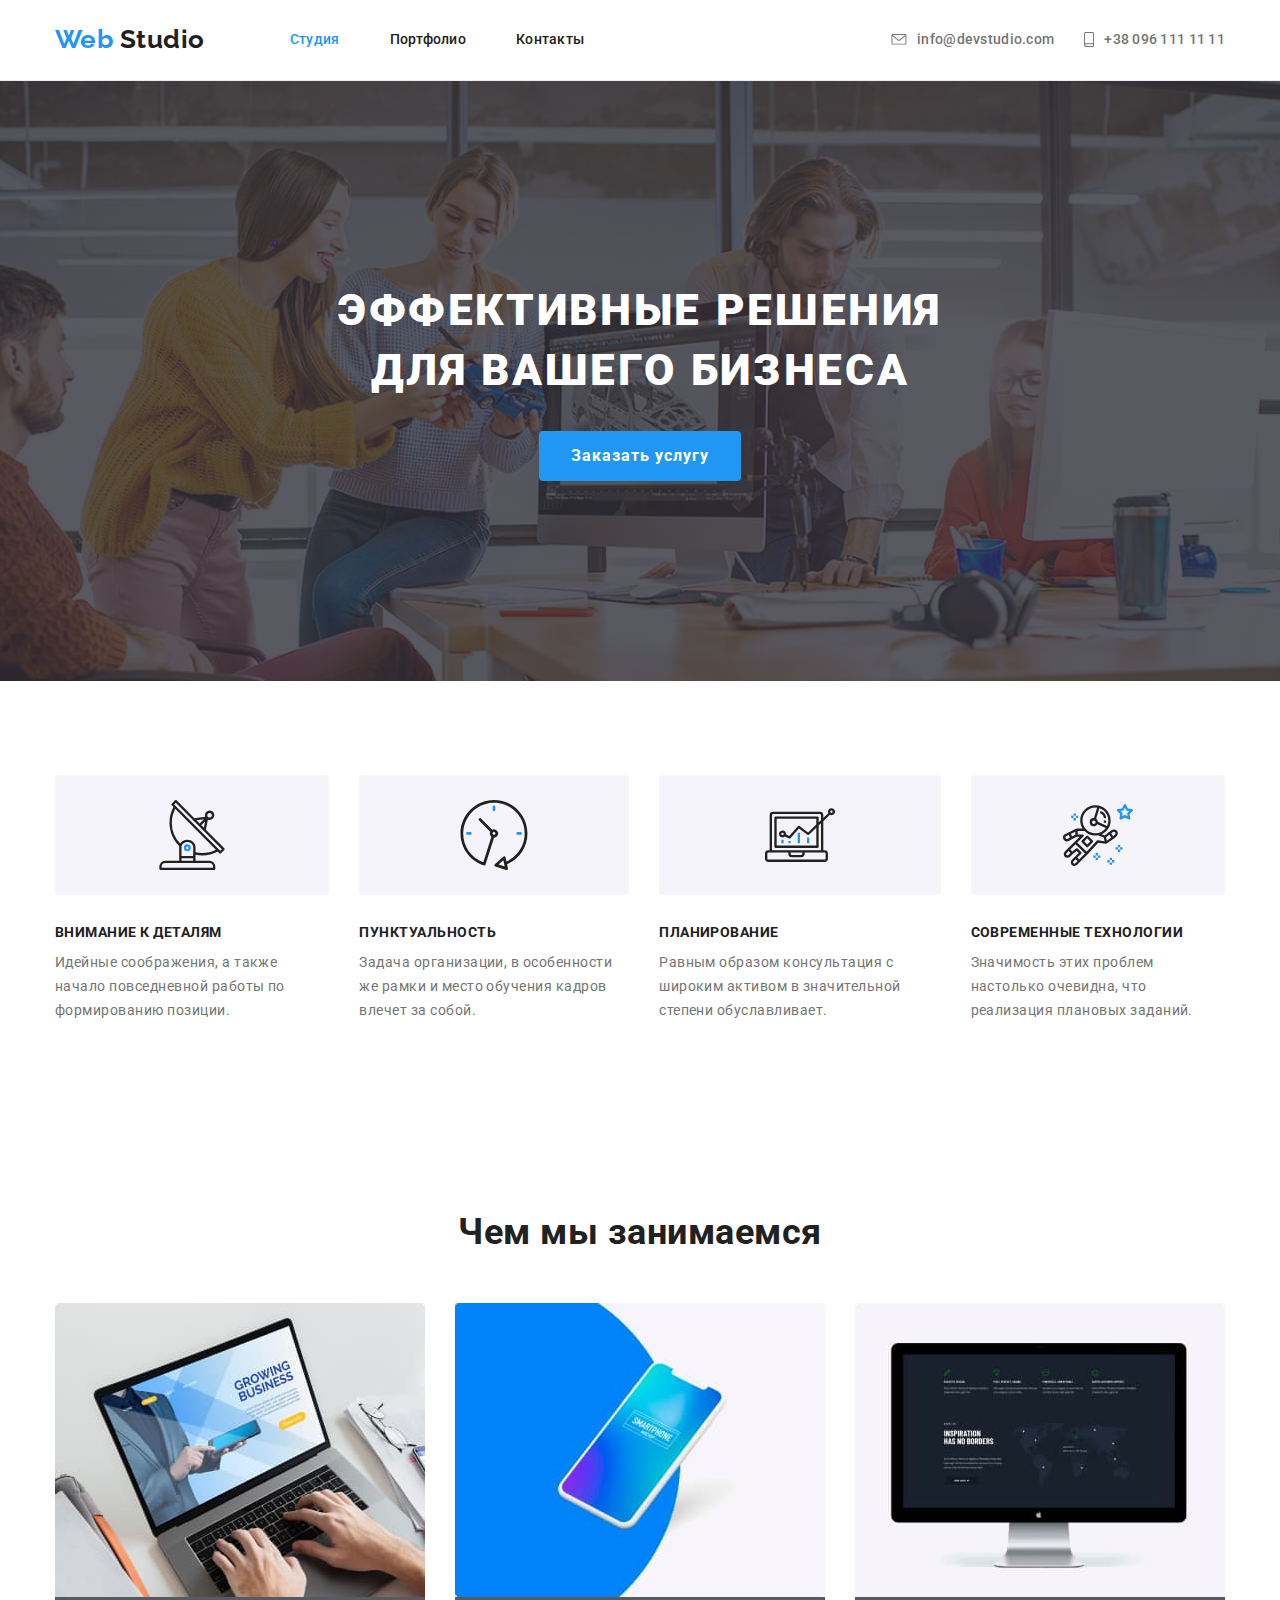
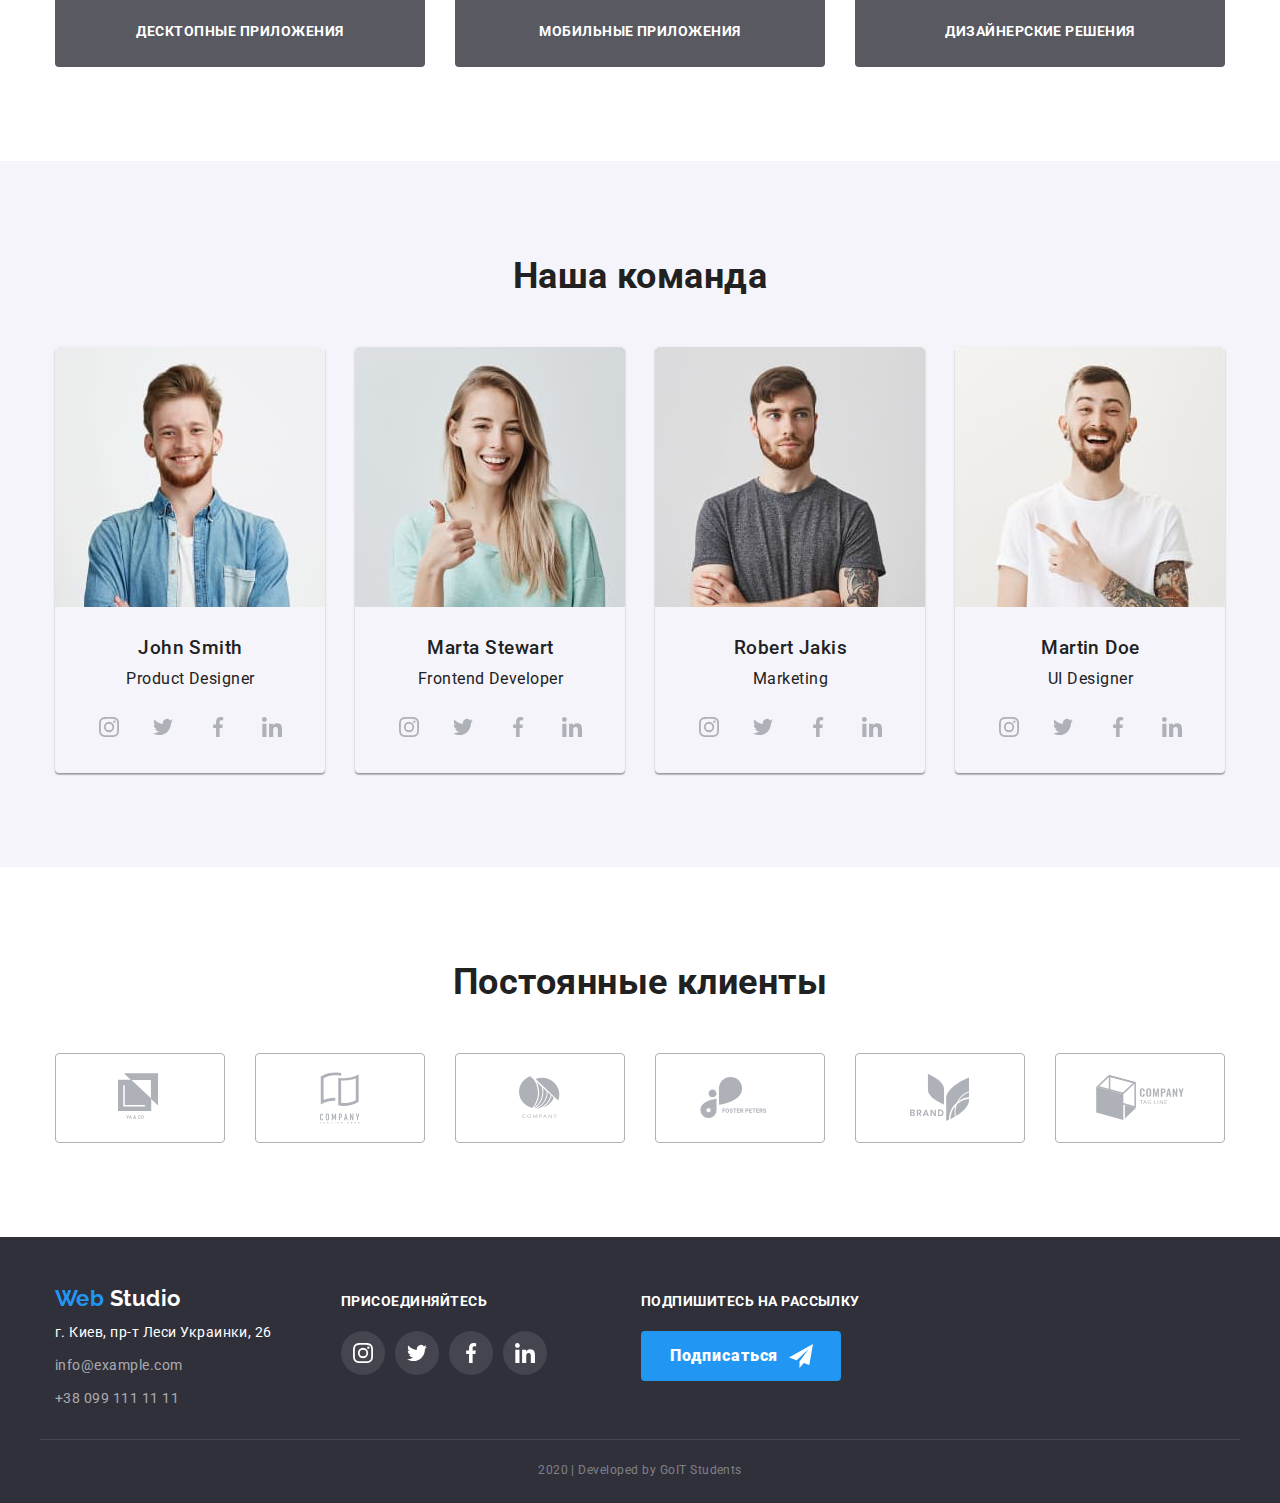
<file: index.html>
<!DOCTYPE html>
<html lang="ru">
  <head>
    <meta charset="UTF-8" />
    <meta name="viewport" content="width=device-width, initial-scale=1.0" />
    <title>Web Studio</title>
    <link
      href="https://fonts.googleapis.com/css2?family=Raleway:wght@700&family=Roboto:wght@400;500;700;900&display=swap"
      rel="stylesheet"
    />
    <link
      rel="stylesheet"
      href="https://cdnjs.cloudflare.com/ajax/libs/modern-normalize/0.6.0/modern-normalize.min.css"
    />
    <link rel="stylesheet" href="./css/styles.css" />
  </head>
  <body>
    <!-- Шапка сайта -->
    <header class="page-header">
      <div class="container">
        <nav class="main-nav">
          <a class="logo-header link" href="./index.html">
            <span class="logo-accent">Web</span> Studio
          </a>
          <ul class="site-nav list">
            <li class="item">
              <a class="link current" href="./index.html">Студия</a>
            </li>
            <li class="item">
              <a class="link" href="./portfolio.html">Портфолио</a>
            </li>
            <li class="item">
              <a class="link" href="">Контакты</a>
            </li>
          </ul>
        </nav>
        <ul class="contacts list">
          <li class="item">
            <a class="link" href="mailto:info@devstudio.com">
              <svg class="icon-mail" width="16" height="11.2">
                <use href="./images/sprite.svg#icon-mail"></use>
              </svg>
              info@devstudio.com
            </a>
          </li>
          <li class="item">
            <a class="link" href="tel:+380961111111">
              <svg class="icon-tel" width="10" height="15">
                <use href="./images/sprite.svg#icon-tel"></use>
              </svg>
              +38 096 111 11 11
            </a>
          </li>
        </ul>
      </div>
    </header>
    <!-- Главное содержание -->
    <main>
      <!-- Герой -->
      <section class="hero">
        <h1 class="hero-title">эффективные решения для вашего бизнеса</h1>
        <a class="button hero-button link" href="">Заказать услугу</a>
      </section>
      <!-- Features (Наши преимущества) -->
      <section class="section features">
        <div class="container">
          <h2 class="section-title visually-hidden">Наши преимущества</h2>
          <ul class="features-list list">
            <li class="item">
              <div class="features-icon">
                <svg width="70" height="70">
                  <use href="./images/sprite.svg#icon-antenna"></use>
                </svg>
              </div>
              <h3 class="section-subtitle">Внимание к деталям</h3>
              <p class="section-text">
                Идейные соображения, а также начало повседневной работы по
                формированию позиции.
              </p>
            </li>
            <li class="item">
              <div class="features-icon">
                <svg width="70" height="70">
                  <use href="./images/sprite.svg#icon-clock"></use>
                </svg>
              </div>
              <h3 class="section-subtitle">Пунктуальность</h3>
              <p class="section-text">
                Задача организации, в особенности же рамки и место обучения
                кадров влечет за собой.
              </p>
            </li>
            <li class="item">
              <div class="features-icon">
                <svg width="70" height="70">
                  <use href="./images/sprite.svg#icon-diagram"></use>
                </svg>
              </div>
              <h3 class="section-subtitle">Планирование</h3>
              <p class="section-text">
                Равным образом консультация с широким активом в значительной
                степени обуславливает.
              </p>
            </li>
            <li class="item">
              <div class="features-icon">
                <svg width="70" height="70">
                  <use href="./images/sprite.svg#icon-astronaut"></use>
                </svg>
              </div>
              <h3 class="section-subtitle">Современные технологии</h3>
              <p class="section-text">
                Значимость этих проблем настолько очевидна, что реализация
                плановых заданий.
              </p>
            </li>
          </ul>
        </div>
      </section>
      <!-- Works (Чем мы занимаемся) -->
      <section class="section works">
        <div class="container">
          <h2 class="section-title">Чем мы занимаемся</h2>
          <ul class="works-list list">
            <li class="item">
              <img
                src="./images/growing-business.jpg"
                width="370"
                height="294"
                alt="Ноутбук"
              />
              <h3 class="section-subtitle">Десктопные приложения</h3>
            </li>
            <li class="item">
              <img
                src="./images/mobile.jpg"
                width="370"
                height="294"
                alt="Смартфон"
              />
              <h3 class="section-subtitle">Мобильные приложения</h3>
            </li>
            <li class="item">
              <img
                src="./images/inspiration-has-no-borders.jpg"
                width="370"
                height="294"
                alt="Монитор компьютера"
              />
              <h3 class="section-subtitle">Дизайнерские решения</h3>
            </li>
          </ul>
        </div>
      </section>
      <!-- Team (Наша команда) -->
      <section class="section wrap">
        <div class="container">
          <h2 class="section-title">Наша команда</h2>
          <ul class="team list">
            <li class="team-card">
              <img
                src="./images/john-smith.jpg"
                width="270"
                height="260"
                alt="Фотография John Smith"
              />
              <div class="team-card-content">
                <h3 class="team-card-name">John Smith</h3>
                <p class="team-card-profession">Product Designer</p>
                <ul class="socials-list list">
                  <li>
                    <a
                      class="team-icon link"
                      href=""
                      aria-label="Ссылка на Instagram"
                    >
                      <span class="visually-hidden">Ссылка на Instagram</span>
                      <svg width="20" height="20">
                        <use href="./images/sprite.svg#icon-instagram"></use>
                      </svg>
                    </a>
                  </li>
                  <li>
                    <a
                      class="team-icon link"
                      href=""
                      aria-label="Ссылка на Twitter"
                    >
                      <span class="visually-hidden">Ссылка на Twitter</span>
                      <svg width="20" height="20">
                        <use href="./images/sprite.svg#icon-twitter"></use>
                      </svg>
                    </a>
                  </li>
                  <li>
                    <a
                      class="team-icon link"
                      href=""
                      aria-label="Ссылка на Facebook"
                    >
                      <span class="visually-hidden">Ссылка на Facebook</span>
                      <svg width="20" height="20">
                        <use href="./images/sprite.svg#icon-facebook"></use>
                      </svg>
                    </a>
                  </li>
                  <li>
                    <a
                      class="team-icon link"
                      href=""
                      aria-label="Ссылка на LinkedIn"
                    >
                      <span class="visually-hidden">Ссылка на LinkedIn</span>
                      <svg width="20" height="20">
                        <use href="./images/sprite.svg#icon-linkedin"></use>
                      </svg>
                    </a>
                  </li>
                </ul>
              </div>
            </li>
            <li class="team-card">
              <img
                src="./images/marta-stewart.jpg"
                width="270"
                height="260"
                alt="Фотография Marta Stewart"
              />
              <div class="team-card-content">
                <h3 class="team-card-name">Marta Stewart</h3>
                <p class="team-card-profession">Frontend Developer</p>
                <ul class="socials-list list">
                  <li>
                    <a
                      class="team-icon link"
                      href=""
                      aria-label="Ссылка на Instagram"
                    >
                      <span class="visually-hidden">Ссылка на Instagram</span>
                      <svg width="20" height="20">
                        <use href="./images/sprite.svg#icon-instagram"></use>
                      </svg>
                    </a>
                  </li>
                  <li>
                    <a
                      class="team-icon link"
                      href=""
                      aria-label="Ссылка на Twitter"
                    >
                      <span class="visually-hidden">Ссылка на Twitter</span>
                      <svg width="20" height="20">
                        <use href="./images/sprite.svg#icon-twitter"></use>
                      </svg>
                    </a>
                  </li>
                  <li>
                    <a
                      class="team-icon link"
                      href=""
                      aria-label="Ссылка на Facebook"
                    >
                      <span class="visually-hidden">Ссылка на Facebook</span>
                      <svg width="20" height="20">
                        <use href="./images/sprite.svg#icon-facebook"></use>
                      </svg>
                    </a>
                  </li>
                  <li>
                    <a
                      class="team-icon link"
                      href=""
                      aria-label="Ссылка на LinkedIn"
                    >
                      <span class="visually-hidden">Ссылка на LinkedIn</span>
                      <svg width="20" height="20">
                        <use href="./images/sprite.svg#icon-linkedin"></use>
                      </svg>
                    </a>
                  </li>
                </ul>
              </div>
            </li>
            <li class="team-card">
              <img
                src="./images/robert-jakis.jpg"
                width="270"
                height="260"
                alt="Фотография Robert Jakis"
              />
              <div class="team-card-content">
                <h3 class="team-card-name">Robert Jakis</h3>
                <p class="team-card-profession">Marketing</p>
                <ul class="socials-list list">
                  <li>
                    <a
                      class="team-icon link"
                      href=""
                      aria-label="Ссылка на Instagram"
                    >
                      <span class="visually-hidden">Ссылка на Instagram</span>
                      <svg width="20" height="20">
                        <use href="./images/sprite.svg#icon-instagram"></use>
                      </svg>
                    </a>
                  </li>
                  <li>
                    <a
                      class="team-icon link"
                      href=""
                      aria-label="Ссылка на Twitter"
                    >
                      <span class="visually-hidden">Ссылка на Twitter</span>
                      <svg width="20" height="20">
                        <use href="./images/sprite.svg#icon-twitter"></use>
                      </svg>
                    </a>
                  </li>
                  <li>
                    <a
                      class="team-icon link"
                      href=""
                      aria-label="Ссылка на Facebook"
                    >
                      <span class="visually-hidden">Ссылка на Facebook</span>
                      <svg width="20" height="20">
                        <use href="./images/sprite.svg#icon-facebook"></use>
                      </svg>
                    </a>
                  </li>
                  <li>
                    <a
                      class="team-icon link"
                      href=""
                      aria-label="Ссылка на LinkedIn"
                    >
                      <span class="visually-hidden">Ссылка на LinkedIn</span>
                      <svg width="20" height="20">
                        <use href="./images/sprite.svg#icon-linkedin"></use>
                      </svg>
                    </a>
                  </li>
                </ul>
              </div>
            </li>
            <li class="team-card">
              <img
                src="./images/martin-doe.jpg"
                width="270"
                height="260"
                alt="Фотография Martin Doe"
              />
              <div class="team-card-content">
                <h3 class="team-card-name">Martin Doe</h3>
                <p class="team-card-profession">UI Designer</p>
                <ul class="socials-list list">
                  <li>
                    <a
                      class="team-icon link"
                      href=""
                      aria-label="Ссылка на Instagram"
                    >
                      <span class="visually-hidden">Ссылка на Instagram</span>
                      <svg width="20" height="20">
                        <use href="./images/sprite.svg#icon-instagram"></use>
                      </svg>
                    </a>
                  </li>
                  <li>
                    <a
                      class="team-icon link"
                      href=""
                      aria-label="Ссылка на Twitter"
                    >
                      <span class="visually-hidden">Ссылка на Twitter</span>
                      <svg width="20" height="20">
                        <use href="./images/sprite.svg#icon-twitter"></use>
                      </svg>
                    </a>
                  </li>
                  <li>
                    <a
                      class="team-icon link"
                      href=""
                      aria-label="Ссылка на Facebook"
                    >
                      <span class="visually-hidden">Ссылка на Facebook</span>
                      <svg width="20" height="20">
                        <use href="./images/sprite.svg#icon-facebook"></use>
                      </svg>
                    </a>
                  </li>
                  <li>
                    <a
                      class="team-icon link"
                      href=""
                      aria-label="Ссылка на LinkedIn"
                    >
                      <span class="visually-hidden">Ссылка на LinkedIn</span>
                      <svg width="20" height="20">
                        <use href="./images/sprite.svg#icon-linkedin"></use>
                      </svg>
                    </a>
                  </li>
                </ul>
              </div>
            </li>
          </ul>
        </div>
      </section>
      <!-- Clients (Постоянные клиенты) -->
      <section class="section clients">
        <div class="container">
          <h2 class="section-title">Постоянные клиенты</h2>
          <ul class="clients-list list">
            <li class="item">
              <a
                class="clients-icon link"
                href=""
                aria-label="Ссылка на YA & CO"
              >
                <span class="visually-hidden">Ссылка на YA & CO</span>
                <svg width="44.27" height="49.23">
                  <use href="./images/sprite.svg#icon-yaco"></use>
                </svg>
              </a>
            </li>
            <li class="item">
              <a
                class="clients-icon link"
                href=""
                aria-label="Ссылка на COMPANY TAGLINE HERE"
              >
                <span class="visually-hidden">
                  Ссылка на COMPANY TAGLINE HERE
                </span>
                <svg width="40" height="52">
                  <use href="./images/sprite.svg#icon-taglinehere"></use>
                </svg>
              </a>
            </li>
            <li class="item">
              <a
                class="clients-icon link"
                href=""
                aria-label="Ссылка на COMPANY"
              >
                <span class="visually-hidden">Ссылка на COMPANY</span>
                <svg width="41" height="42.6">
                  <use href="./images/sprite.svg#icon-company"></use>
                </svg>
              </a>
            </li>
            <li class="item">
              <a
                class="clients-icon link"
                href=""
                aria-label="Ссылка на FOSTER PETERS"
              >
                <span class="visually-hidden">Ссылка на FOSTER PETERS</span>
                <svg width="79.66" height="42.02">
                  <use href="./images/sprite.svg#icon-fosterpeters"></use>
                </svg>
              </a>
            </li>
            <li class="item">
              <a class="clients-icon link" href="" aria-label="Ссылка на BRAND">
                <span class="visually-hidden">Ссылка на BRAND</span>
                <svg width="59" height="47">
                  <use href="./images/sprite.svg#icon-brand"></use>
                </svg>
              </a>
            </li>
            <li class="item">
              <a
                class="clients-icon link"
                href=""
                aria-label="Ссылка на COMPANY TAG LINE"
              >
                <span class="visually-hidden">Ссылка на COMPANY TAG LINE</span>
                <svg width="88.48" height="45.44">
                  <use href="./images/sprite.svg#icon-tagline"></use>
                </svg>
              </a>
            </li>
          </ul>
        </div>
      </section>
    </main>
    <!-- Футер -->
    <footer class="page-footer">
      <div class="container">
        <div class="footer-address">
          <a class="logo-footer link" href="./index.html">
            <span class="logo-accent">Web</span> Studio
          </a>
          <address class="address-contacts">
            <a class="link white" href="">г. Киев, пр-т Леси Украинки, 26</a>
            <a class="link" href="mailto:info@example.com">
              info@example.com
            </a>
            <a class="link" href="tel:+380991111111">
              +38 099 111 11 11
            </a>
          </address>
        </div>
        <div class="footer-socials">
          <b class="socials-caption">присоединяйтесь</b>
          <ul class="footer-socials-list list">
            <li class="item">
              <a
                class="footer-socials-icon link"
                href=""
                aria-label="Ссылка на Instagram"
              >
                <span class="visually-hidden">Ссылка на Instagram</span>
                <svg class="icon-instagram" width="20" height="20">
                  <use href="./images/sprite.svg#icon-instagram"></use>
                </svg>
              </a>
            </li>
            <li class="item">
              <a
                class="footer-socials-icon link"
                href=""
                aria-label="Ссылка на Twitter"
              >
                <span class="visually-hidden">Ссылка на Twitter</span>
                <svg class="icon-twitter" width="20" height="20">
                  <use href="./images/sprite.svg#icon-twitter"></use>
                </svg>
              </a>
            </li>
            <li class="item">
              <a
                class="footer-socials-icon link"
                href=""
                aria-label="Ссылка на Facebook"
              >
                <span class="visually-hidden">Ссылка на Facebook</span>
                <svg class="icon-facebook" width="20" height="20">
                  <use href="./images/sprite.svg#icon-facebook"></use>
                </svg>
              </a>
            </li>
            <li class="item">
              <a
                class="footer-socials-icon link"
                href=""
                aria-label="Ссылка на LinkedIn"
              >
                <span class="visually-hidden">Ссылка на LinkedIn</span>
                <svg class="icon-linkedin" width="20" height="20">
                  <use href="./images/sprite.svg#icon-linkedin"></use>
                </svg>
              </a>
            </li>
          </ul>
        </div>
        <div class="footer-subscribe">
          <b class="subscribe-caption">подпишитесь на рассылку</b>
          <a class="button subscribe-button link" href="">
            Подписаться
            <svg width="24" height="24">
              <use href="./images/sprite.svg#icon-send"></use>
            </svg>
          </a>
        </div>
      </div>
      <p class="copyright">2020 | Developed by GoIT Students</p>
    </footer>
  </body>
</html>
</file>
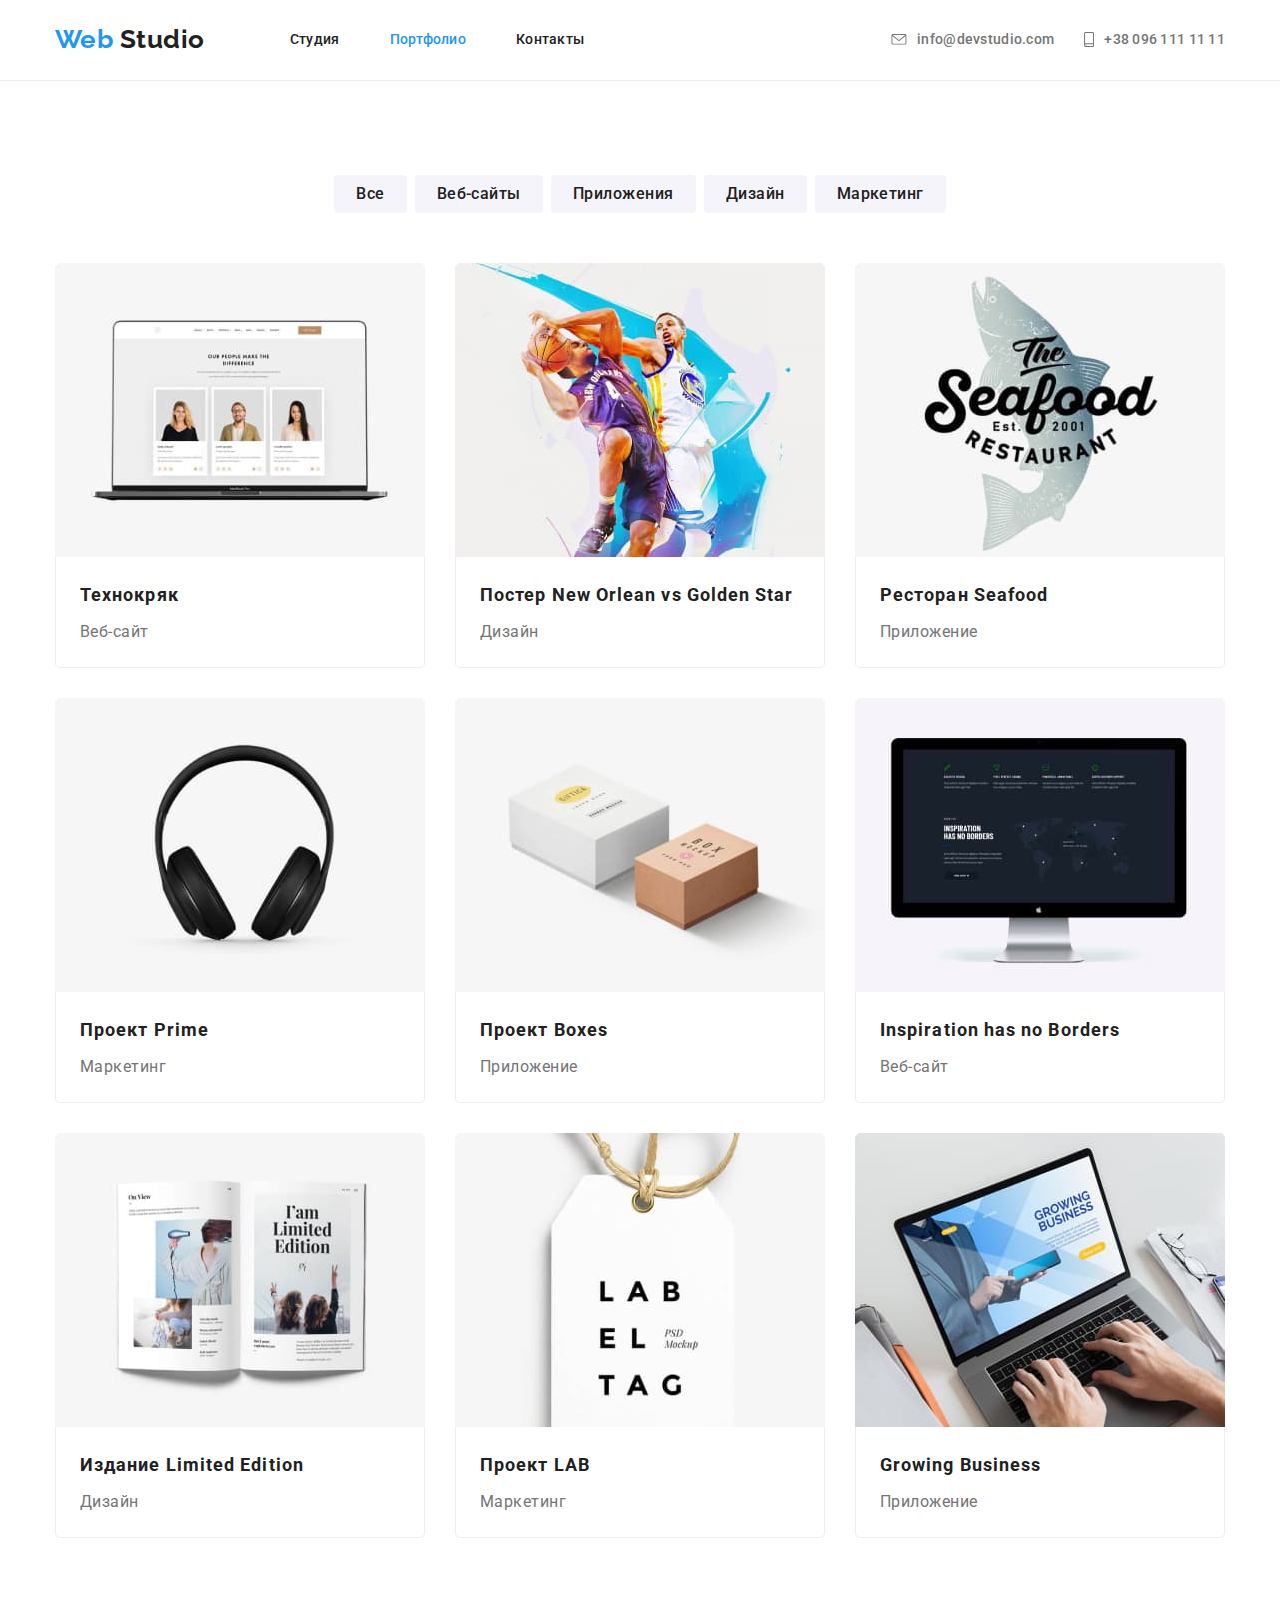
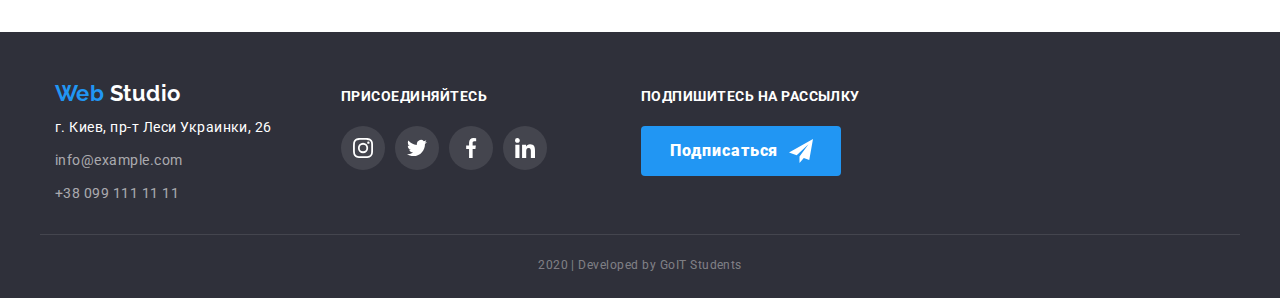
<file: portfolio.html>
<!DOCTYPE html>
<html lang="ru">
  <head>
    <meta charset="UTF-8" />
    <meta name="viewport" content="width=device-width, initial-scale=1.0" />
    <title>Web Studio</title>
    <link
      href="https://fonts.googleapis.com/css2?family=Raleway:wght@700&family=Roboto:wght@400;500;700;900&display=swap"
      rel="stylesheet"
    />
    <link
      rel="stylesheet"
      href="https://cdnjs.cloudflare.com/ajax/libs/modern-normalize/0.6.0/modern-normalize.min.css"
    />
    <link rel="stylesheet" href="./css/styles.css" />
  </head>
  <body>
    <!-- Шапка сайта -->
    <header class="page-header">
      <div class="container">
        <nav class="main-nav">
          <a class="logo-header link" href="./index.html">
            <span class="logo-accent">Web</span> Studio
          </a>
          <ul class="site-nav list">
            <li class="item">
              <a class="link" href="./index.html">Студия</a>
            </li>
            <li class="item">
              <a class="link current" href="./portfolio.html">Портфолио</a>
            </li>
            <li class="item">
              <a class="link" href="">Контакты</a>
            </li>
          </ul>
        </nav>
        <ul class="contacts list">
          <li class="item">
            <a class="link" href="mailto:info@devstudio.com">
              <svg class="icon-mail" width="16" height="11.2">
                <use href="./images/sprite.svg#icon-mail"></use>
              </svg>
              info@devstudio.com
            </a>
          </li>
          <li class="item">
            <a class="link" href="tel:+380961111111">
              <svg class="icon-tel" width="10" height="15">
                <use href="./images/sprite.svg#icon-tel"></use>
              </svg>
              +38 096 111 11 11
            </a>
          </li>
        </ul>
      </div>
    </header>
    <!-- Главное содержание -->
    <main>
      <section class="section">
        <div class="container">
          <h1 class="section-title visually-hidden">Портфолио</h1>
          <!-- Filters (Фильтры) -->
          <ul class="filters list">
            <li class="item">
              <button class="filters-button" type="button">Все</button>
            </li>
            <li class="item">
              <button class="filters-button" type="button">Веб-сайты</button>
            </li>
            <li class="item">
              <button class="filters-button" type="button">Приложения</button>
            </li>
            <li class="item">
              <button class="filters-button" type="button">Дизайн</button>
            </li>
            <li class="item">
              <button class="filters-button" type="button">Маркетинг</button>
            </li>
          </ul>
          <!-- Examples (Примеры работ) -->
          <ul class="examples list">
            <li class="examples-card">
              <a class="link" href="">
                <img
                  src="./images/tehnokryak.jpg"
                  width="370"
                  height="294"
                  alt="Ноутбук с изображением трьох карточек людей"
                />
                <div class="examples-card-content">
                  <h2 class="examples-card-title">Технокряк</h2>
                  <p class="examples-card-text">Веб-сайт</p>
                  <!-- <p class="examples-card-desc">
                    Технокряк это современная площадка распространения коронавируса. Компании используют 
                    эту платформу для цифрового шпионажа и атак на защищённые сервера конкурентов.</p> -->
                </div>
              </a>
            </li>
            <li class="examples-card">
              <a class="link" href="">
                <img
                  src="./images/neworlean-goldenstar.jpg"
                  width="370"
                  height="294"
                  alt="Два парня с баскетбольным мячом"
                />
                <div class="examples-card-content">
                  <h2 class="examples-card-title">
                    Постер New Orlean vs Golden Star
                  </h2>
                  <p class="examples-card-text">Дизайн</p>
                  <!-- <p class="examples-card-desc">
                    Технокряк это современная площадка распространения коронавируса. Компании используют 
                    эту платформу для цифрового шпионажа и атак на защищённые сервера конкурентов.</p> -->
                </div>
              </a>
            </li>
            <li class="examples-card">
              <a class="link" href="">
                <img
                  src="./images/restaurant-seafood.jpg"
                  width="370"
                  height="294"
                  alt="Логотип ресторана Seafood на фоне серой рыбы"
                />
                <div class="examples-card-content">
                  <h2 class="examples-card-title">Ресторан Seafood</h2>
                  <p class="examples-card-text">Приложение</p>
                  <!-- <p class="examples-card-desc">
                    Технокряк это современная площадка распространения коронавируса. Компании используют 
                    эту платформу для цифрового шпионажа и атак на защищённые сервера конкурентов.</p> -->
                </div>
              </a>
            </li>
            <li class="examples-card">
              <a class="link" href="">
                <img
                  src="./images/prime.jpg"
                  width="370"
                  height="294"
                  alt="Чорные наушники"
                />
                <div class="examples-card-content">
                  <h2 class="examples-card-title">Проект Prime</h2>
                  <p class="examples-card-text">Маркетинг</p>
                  <!-- <p class="examples-card-desc">
                    Технокряк это современная площадка распространения коронавируса. Компании используют 
                    эту платформу для цифрового шпионажа и атак на защищённые сервера конкурентов.</p> -->
                </div>
              </a>
            </li>
            <li class="examples-card">
              <a class="link" href="">
                <img
                  src="./images/boxes.jpg"
                  width="370"
                  height="294"
                  alt="Белая и коричневая коробки"
                />
                <div class="examples-card-content">
                  <h2 class="examples-card-title">Проект Boxes</h2>
                  <p class="examples-card-text">Приложение</p>
                  <!-- <p class="examples-card-desc">
                    Технокряк это современная площадка распространения коронавируса. Компании используют 
                    эту платформу для цифрового шпионажа и атак на защищённые сервера конкурентов.</p> -->
                </div>
              </a>
            </li>
            <li class="examples-card">
              <a class="link" href="">
                <img
                  src="./images/inspiration-has-no-borders.jpg"
                  width="370"
                  height="294"
                  alt="Монитор со страницей сайта"
                />
                <div class="examples-card-content">
                  <h2 class="examples-card-title">
                    Inspiration has no Borders
                  </h2>
                  <p class="examples-card-text">Веб-сайт</p>
                  <!-- <p class="examples-card-desc">
                    Технокряк это современная площадка распространения коронавируса. Компании используют 
                    эту платформу для цифрового шпионажа и атак на защищённые сервера конкурентов.</p> -->
                </div>
              </a>
            </li>
            <li class="examples-card">
              <a class="link" href="">
                <img
                  src="./images/limited-edition.jpg"
                  width="370"
                  height="294"
                  alt="Открытая книга"
                />
                <div class="examples-card-content">
                  <h2 class="examples-card-title">Издание Limited Edition</h2>
                  <p class="examples-card-text">Дизайн</p>
                  <!-- <p class="examples-card-desc">
                    Технокряк это современная площадка распространения коронавируса. Компании используют 
                    эту платформу для цифрового шпионажа и атак на защищённые сервера конкурентов.</p> -->
                </div>
              </a>
            </li>
            <li class="examples-card">
              <a class="link" href="">
                <img
                  src="./images/lab.jpg"
                  width="370"
                  height="294"
                  alt="Ярлык с надписью LAB EL TAG"
                />
                <div class="examples-card-content">
                  <h2 class="examples-card-title">Проект LAB</h2>
                  <p class="examples-card-text">Маркетинг</p>
                  <!-- <p class="examples-card-desc">
                    Технокряк это современная площадка распространения коронавируса. Компании используют 
                    эту платформу для цифрового шпионажа и атак на защищённые сервера конкурентов.</p> -->
                </div>
              </a>
            </li>
            <li class="examples-card">
              <a class="link" href="">
                <img
                  src="./images/growing-business.jpg"
                  width="370"
                  height="294"
                  alt="Ноутбук с изображением приложения"
                />
                <div class="examples-card-content">
                  <h2 class="examples-card-title">Growing Business</h2>
                  <p class="examples-card-text">Приложение</p>
                  <!-- <p class="examples-card-desc">
                    Технокряк это современная площадка распространения коронавируса. Компании используют 
                    эту платформу для цифрового шпионажа и атак на защищённые сервера конкурентов.</p> -->
                </div>
              </a>
            </li>
          </ul>
        </div>
      </section>
    </main>
    <!-- Футер -->
    <footer class="page-footer">
      <div class="container">
        <div class="footer-address">
          <a class="logo-footer link" href="./index.html">
            <span class="logo-accent">Web</span> Studio
          </a>
          <address class="address-contacts">
            <a class="link white" href="">г. Киев, пр-т Леси Украинки, 26</a>
            <a class="link" href="mailto:info@example.com">
              info@example.com
            </a>
            <a class="link" href="tel:+380991111111">
              +38 099 111 11 11
            </a>
          </address>
        </div>
        <div class="footer-socials">
          <b class="socials-caption">присоединяйтесь</b>
          <ul class="footer-socials-list list">
            <li class="item">
              <a
                class="footer-socials-icon link"
                href=""
                aria-label="Ссылка на Instagram"
              >
                <span class="visually-hidden">Ссылка на Instagram</span>
                <svg class="icon-instagram" width="20" height="20">
                  <use href="./images/sprite.svg#icon-instagram"></use>
                </svg>
              </a>
            </li>
            <li class="item">
              <a
                class="footer-socials-icon link"
                href=""
                aria-label="Ссылка на Twitter"
              >
                <span class="visually-hidden">Ссылка на Twitter</span>
                <svg class="icon-twitter" width="20" height="20">
                  <use href="./images/sprite.svg#icon-twitter"></use>
                </svg>
              </a>
            </li>
            <li class="item">
              <a
                class="footer-socials-icon link"
                href=""
                aria-label="Ссылка на Facebook"
              >
                <span class="visually-hidden">Ссылка на Facebook</span>
                <svg class="icon-facebook" width="20" height="20">
                  <use href="./images/sprite.svg#icon-facebook"></use>
                </svg>
              </a>
            </li>
            <li class="item">
              <a
                class="footer-socials-icon link"
                href=""
                aria-label="Ссылка на LinkedIn"
              >
                <span class="visually-hidden">Ссылка на LinkedIn</span>
                <svg class="icon-linkedin" width="20" height="20">
                  <use href="./images/sprite.svg#icon-linkedin"></use>
                </svg>
              </a>
            </li>
          </ul>
        </div>
        <div class="footer-subscribe">
          <b class="subscribe-caption">подпишитесь на рассылку</b>
          <a class="button subscribe-button link" href="">
            Подписаться
            <svg width="24" height="24">
              <use href="./images/sprite.svg#icon-send"></use>
            </svg>
          </a>
        </div>
      </div>
      <p class="copyright">2020 | Developed by GoIT Students</p>
    </footer>
  </body>
</html>
</file>
<file: css/styles.css>
/* цвет текста заголовков #212121; */
/* основной цвет теста #757575; */
/* белый #ffffff; */
/* акцент #2196F3; */
/* вторичный акцент rgba(33, 150, 243, 0.9); */

/* вторичный цвет фона #f5f4fa; */
/* цвет фона футера #2f303a; */
/* цвет фона секции rgba(47, 48, 58, 0.8); */
/* цвет фона иконок футера rgba(255, 255, 255, 0.1); */

/* основной цвет текста футера rgba(255, 255, 255, 0.6); */
/* цвет текста подвала футера rgba(255, 255, 255, 0.4); */

:root {
  --title-text-color: #212121;
  --primery-text-color: #757575;
  --white-color: #ffffff;
  --accent-color: #2196f3;
  --accent-secondary-color: rgba(33, 150, 243, 0.9);
  --border-header-color: #ececec;
  --border-clients-color: #afb1b8;
  --border-card-color: #eeeeee;

  --secondary-bgc: #f5f4fa;
  --footer-bgc: #2f303a;
  --section-bgc: rgba(47, 48, 58, 0.8);
  --footer-icon-bgc: rgba(255, 255, 255, 0.1);

  --footer-top-text-color: rgba(255, 255, 255, 0.6);
  --footer-bottom-text-color: rgba(255, 255, 255, 0.4);
}

body {
  background-color: var(--white-color);
  color: var(--title-text-color);

  font-family: 'Roboto', sans-serif;
  font-size: 16px;
  line-height: 1.2;
  letter-spacing: 0.03em;
}

/* Утилиты */

.container {
  width: 1200px;
  padding-left: 15px;
  padding-right: 15px;
  margin-left: auto;
  margin-right: auto;
}

.list {
  list-style: none;
  padding: 0;
  margin: 0;
}

.link {
  text-decoration: none;
}

img {
  display: block;
  max-width: 100%;
  height: auto;
}

.visually-hidden {
  position: absolute;
  width: 1px;
  height: 1px;
  margin: -1px;
  border: 0;
  padding: 0;
  clip: rect(0 0 0 0);
  overflow: hidden;
}

.section {
  padding-top: 94px;
  padding-bottom: 94px;
}

.section-title {
  margin-top: 0;
  margin-bottom: 50px;

  font-size: 36px;
  line-height: 1.17;
  text-align: center;
}

/* Логотип */

.logo-header {
  display: block;
  margin-right: 85px;

  color: var(--title-text-color);

  font-family: 'Raleway', sans-serif;
  font-weight: 700;
  font-size: 26px;
}

.logo-footer {
  display: block;
  margin-bottom: 10px;

  color: var(--white-color);

  font-family: 'Raleway', sans-serif;
  font-weight: 700;
  font-size: 22px;
}

.logo-accent {
  color: var(--accent-color);
}

/* Page-header>Container + Main-nav */

.page-header {
  border-bottom: 1px solid var(--border-header-color);
}

.main-nav {
  margin-right: auto;
}

.page-header > .container,
.page-header .main-nav,
.page-header .site-nav,
.page-header .contacts {
  display: flex;
  align-items: center;
}

/* Site-nav */

.site-nav > .item:not(:last-child) {
  margin-right: 50px;
}

.site-nav .link {
  display: block;
  padding-top: 32px;
  padding-bottom: 32px;

  color: var(--title-text-color);

  font-weight: 500;
  font-size: 14px;
  line-height: 1.14;
  letter-spacing: 0.02em;
}

.site-nav .link:hover,
.site-nav .link:focus {
  color: var(--accent-color);
}

.site-nav .link.current {
  color: var(--accent-color);
}

/* Contacts */

.contacts > .item:not(:last-child) {
  margin-right: 30px;
}

.contacts .link {
  display: flex;
  align-items: center;

  color: var(--primery-text-color);

  font-weight: 500;
  font-size: 14px;
  line-height: 1.14;
  letter-spacing: 0.02em;
}

.icon-mail,
.icon-tel {
  fill: currentColor;
  margin-right: 10px;
}

.contacts .link:hover,
.contacts .link:focus {
  color: var(--accent-color);
}

/* Страница Студия */

/* Герой */

.hero {
  text-align: center;
  max-width: 1600px;
  height: 600px;
  padding-top: 200px;
  /* padding: 200px 452px; */
  margin-left: auto;
  margin-right: auto;

  background-color: var(--section-bgc);
  background-image: linear-gradient(var(--section-bgc), var(--section-bgc)),
    url('../images/hero.jpg');
  background-position: center;
}

.hero-title {
  margin-top: 0;
  margin-bottom: 30px;
  width: 696px;

  margin-left: auto;
  margin-right: auto;

  color: var(--white-color);

  font-weight: 900;
  font-size: 44px;
  line-height: 1.36;
  letter-spacing: 0.06em;
  text-transform: uppercase;
}

/* Кнопка */
.button {
  display: inline-flex;
  border-radius: 4px;
  min-width: 200px;

  background-color: var(--accent-color);
  color: var(--white-color);

  line-height: 1.87;
  letter-spacing: 0.06em;
}

.button.hero-button {
  font-weight: 700;
  padding: 10px 32px;
}

.button.subscribe-button {
  font-weight: 900;
  align-items: center;
  justify-content: space-between;
  padding: 10px 28px 10px 29px;
}

/* Секция Features (Наши преимущества) */

.features-list {
  display: flex;
}

.features-list > .item {
  width: calc((100%-90px) / 4);
}

.features-list > .item:not(:last-child) {
  margin-right: 30px;
}

.features-icon {
  display: flex;
  justify-content: center;
  align-items: center;
  height: 120px;
  margin-bottom: 30px;

  border-radius: 4px;
  background-color: var(--secondary-bgc);
}

.features .section-subtitle {
  margin-top: 0;
  margin-bottom: 10px;

  font-size: 14px;
  line-height: 1.14;
  text-transform: uppercase;
}

.features .section-text {
  margin-top: 0;
  margin-bottom: 0;

  color: var(--primery-text-color);

  font-size: 14px;
  line-height: 1.71;
}

/* Секция Works (Чем мы занимаемся) */

.works-list {
  display: flex;
}

.works-list > .item {
  width: calc((100%-60px) / 3);
}

.works-list > .item:not(:last-child) {
  margin-right: 30px;
}

.works .section-subtitle {
  margin-top: 0;
  margin-bottom: 0;
  padding-top: 27px;
  padding-bottom: 27px;
  border-bottom-left-radius: 4px;
  border-bottom-right-radius: 4px;

  background-color: var(--section-bgc);
  color: var(--white-color);

  font-size: 14px;
  line-height: 1.14;
  text-align: center;
  text-transform: uppercase;
}

/* Секция Team (Наша команда) */

.wrap {
  background: var(--secondary-bgc);
}

.team {
  display: flex;
}

.team-card {
  /* width: 270px; */
  width: calc((100% - 90px) / 4);
  border-radius: 4px;
  overflow: hidden;
  box-shadow: 0px 2px 1px rgba(0, 0, 0, 0.2), 0px 1px 1px rgba(0, 0, 0, 0.14),
    0px 1px 3px rgba(0, 0, 0, 0.12);
  text-align: center;
}

.team > .team-card:not(:last-child) {
  margin-right: 30px;
}

.team-card-content {
  padding: 30px 31px 24px 32px;
}

.team-card-name {
  font-weight: 500;
  margin-top: 0;
  margin-bottom: 10px;
}

.team-card-profession {
  margin-top: 0;
  margin-bottom: 16px;
}

.socials-list {
  display: flex;
  justify-content: space-between;
}

.team-icon {
  display: flex;
  justify-content: center;
  align-items: center;
  width: 44px;
  height: 44px;
}

.team-icon:hover,
.team-icon:focus {
  --color3: var(--white-color);
  background-color: var(--accent-color);
  border-radius: 50%;
}

/* Секция Clients (Постоянные клиенты) */

.clients-list {
  display: flex;
}

.clients-list > .item {
  width: calc((100% - 150px) / 6);
}

.clients-list > .item:not(:last-child) {
  margin-right: 30px;
}

.clients-icon {
  display: flex;
  justify-content: center;
  align-items: center;
  height: 90px;

  border: 1px solid var(--border-clients-color);
  border-radius: 4px;
}

.clients-icon:hover,
.clients-icon:focus {
  border-color: var(--accent-color);
  --color3: var(--accent-color);
}

/* Страница Портфолио */

/* Filters (Фильтры) */

.filters {
  display: flex;
  justify-content: center;
  margin-bottom: 50px;
}

.filters > .item:not(:last-child) {
  margin-right: 8px;
}

.filters-button {
  padding: 6px 22px;

  color: inherit;
  background-color: var(--secondary-bgc);

  font-family: inherit;
  font-weight: 500;
  font-size: inherit;
  line-height: 1.62;
  text-align: center;
  letter-spacing: inherit;
  border: 0 solid transparent;
  border-radius: 4px;
}

.filters-button:hover,
.filters-button:focus {
  background-color: var(--accent-color);
  color: var(--white-color);
  box-shadow: 0px 2px 2px rgba(0, 0, 0, 0.12), 0px 1px 2px rgba(0, 0, 0, 0.08),
    0px 3px 1px rgba(0, 0, 0, 0.1);
  cursor: pointer;
}

/*  Examples (Примеры работ) */

.examples {
  display: flex;
  flex-wrap: wrap;
  margin: -15px;
}

.examples-card {
  /* width: 370px; */
  width: calc((100% - 90px) / 3);
  margin: 15px;
  overflow: hidden;
  border-top-right-radius: 5px;
  border-top-left-radius: 5px;
}

.examples-card > .link {
  display: block;
}

.examples-card-content {
  padding: 20px 24px;
  border-right: 1px solid var(--border-card-color);
  border-bottom: 1px solid var(--border-card-color);
  border-left: 1px solid var(--border-card-color);
  border-bottom-right-radius: 5px;
  border-bottom-left-radius: 5px;
}

.examples-card-title {
  margin-bottom: 4px;
  margin-top: 0;

  color: var(--title-text-color);

  font-size: 18px;
  line-height: 2;
  letter-spacing: 0.06em;
}

.examples-card-text,
.examples-card-desc {
  margin-top: 0;
  margin-bottom: 0;

  color: var(--primery-text-color);

  line-height: 1.88;
}

.examples-card:hover,
.examples-card:focus {
  box-shadow: 1px 4px 6px rgba(0, 0, 0, 0.16), 0px 4px 4px rgba(0, 0, 0, 0.06),
    0px 1px 1px rgba(0, 0, 0, 0.12);
  border-radius: 5px;
}

/* Футер */

.page-footer {
  background-color: var(--footer-bgc);
  color: var(--white-color);
}

/* Footer-address */

.page-footer > .container {
  display: flex;
  align-items: baseline;
  padding-top: 48px;
  padding-bottom: 28px;
}

.footer-address {
  margin-right: 69px;
}

.address-contacts {
  display: flex;
  flex-direction: column;

  font-style: normal;
  font-size: 14px;
  line-height: 1.71;
}

.address-contacts > .link {
  color: var(--footer-top-text-color);
}

.link.white {
  color: var(--white-color);
}

.address-contacts > .link:not(:last-child) {
  margin-bottom: 9px;
}

/* Footer-socials + Footer-subscribe */

.footer-socials {
  margin-right: 94px;
}

.socials-caption,
.subscribe-caption {
  display: block;
  margin-bottom: 21px;

  font-weight: 700;
  font-size: 14px;
  line-height: 1.14;
  text-transform: uppercase;
}

.footer-socials-list {
  display: flex;
}

.footer-socials-list > .item:not(:last-child) {
  margin-right: 10px;
}

.footer-socials-icon {
  display: flex;
  justify-content: center;
  align-items: center;
  width: 44px;
  height: 44px;

  --color3: var(--white-color);
  background-color: var(--footer-icon-bgc);
  border-radius: 50%;
}

.footer-socials-icon:hover,
.footer-socials-icon:focus {
  background-color: var(--accent-color);
}

/* Copyright */

.copyright {
  width: 1200px;
  padding: 18px 15px 21px;
  margin: 0 auto;
  border-top: 1px solid var(--footer-icon-bgc);

  color: var(--footer-bottom-text-color);

  font-size: 12px;
  line-height: 2;
  text-align: center;
}
</file>
